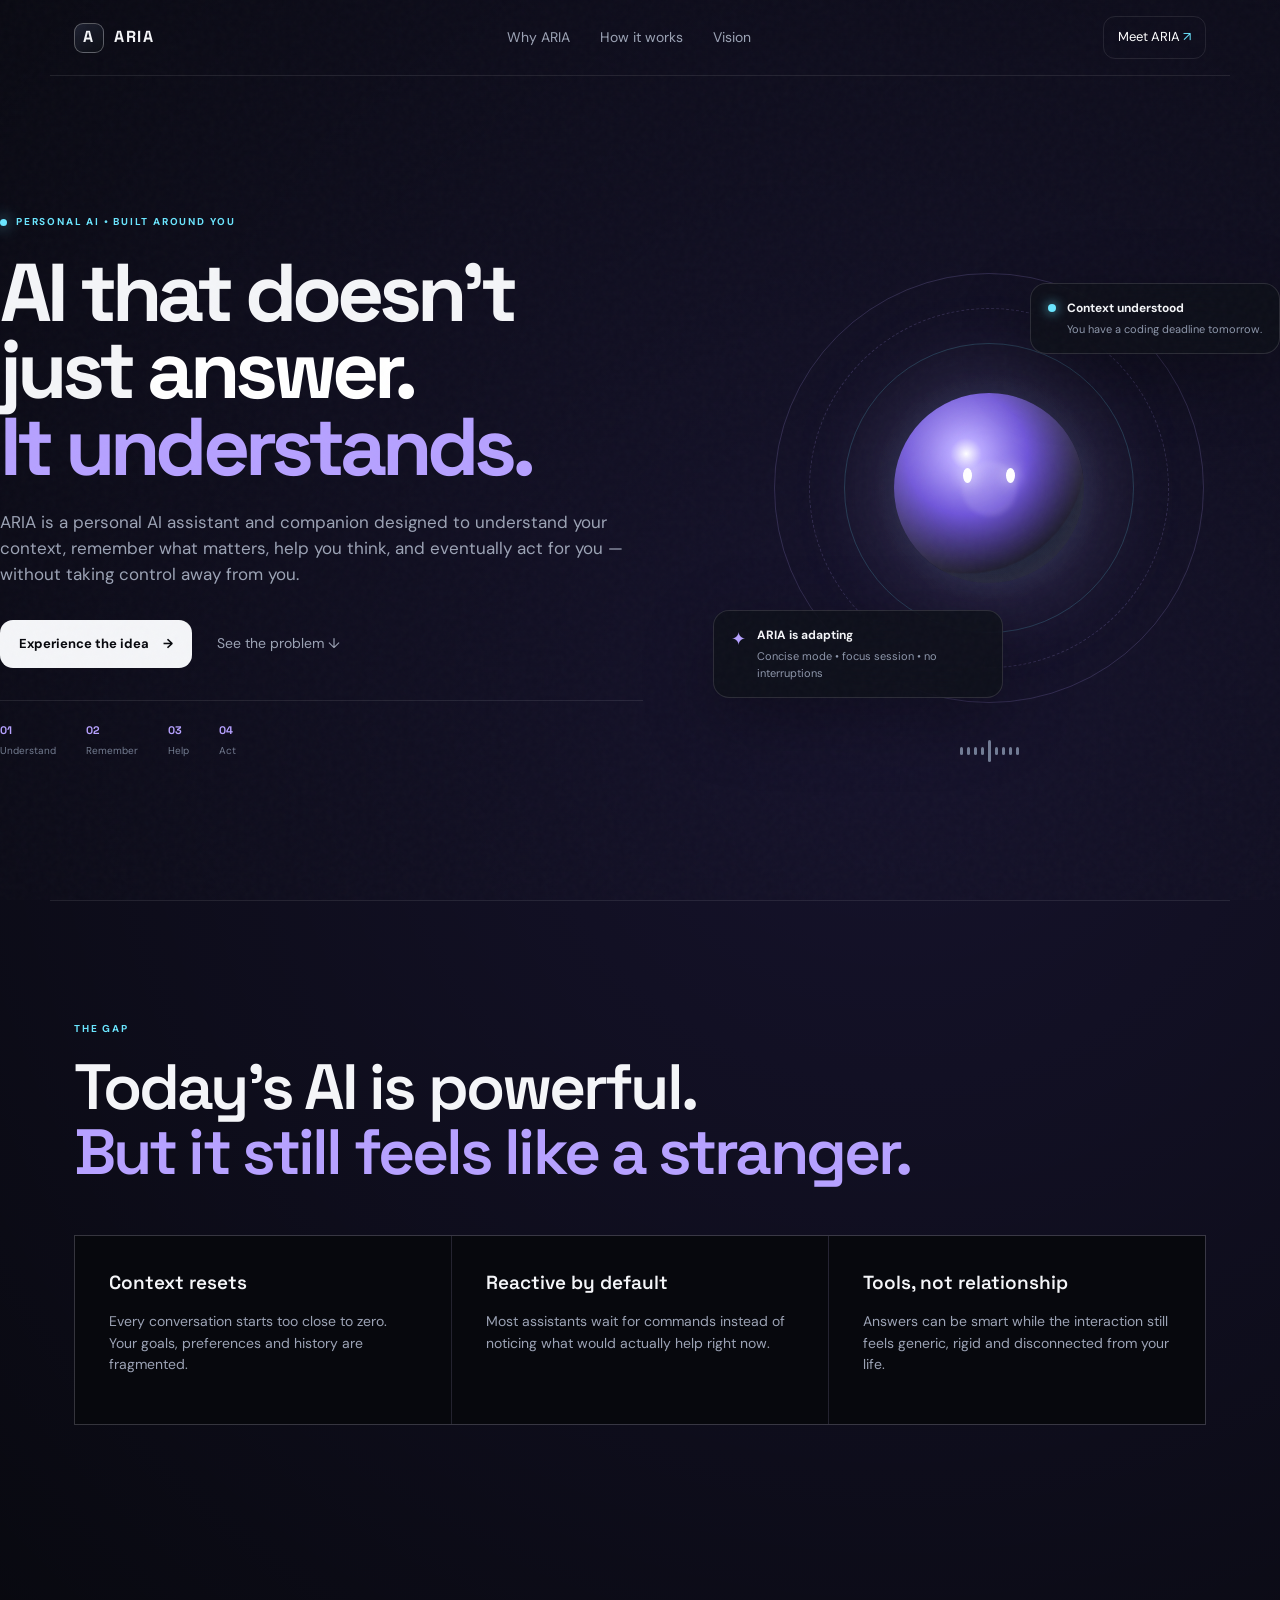
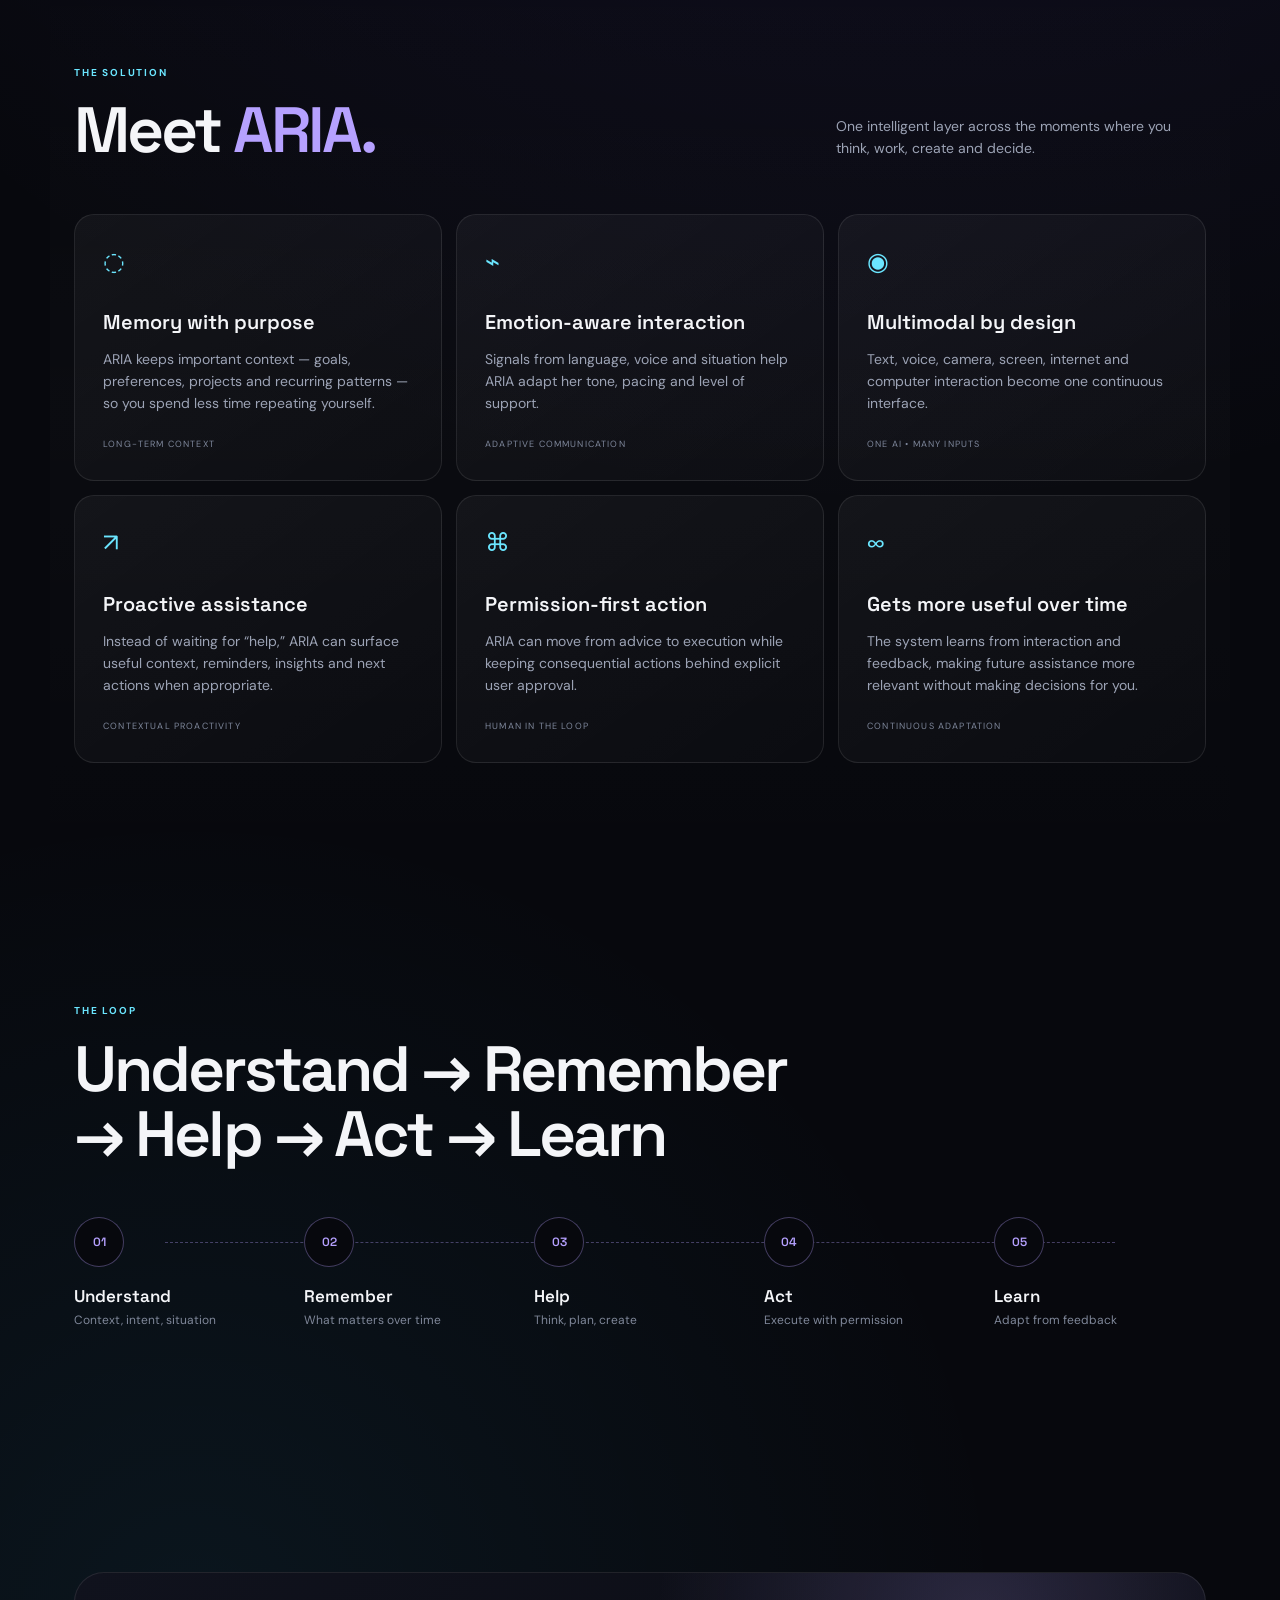
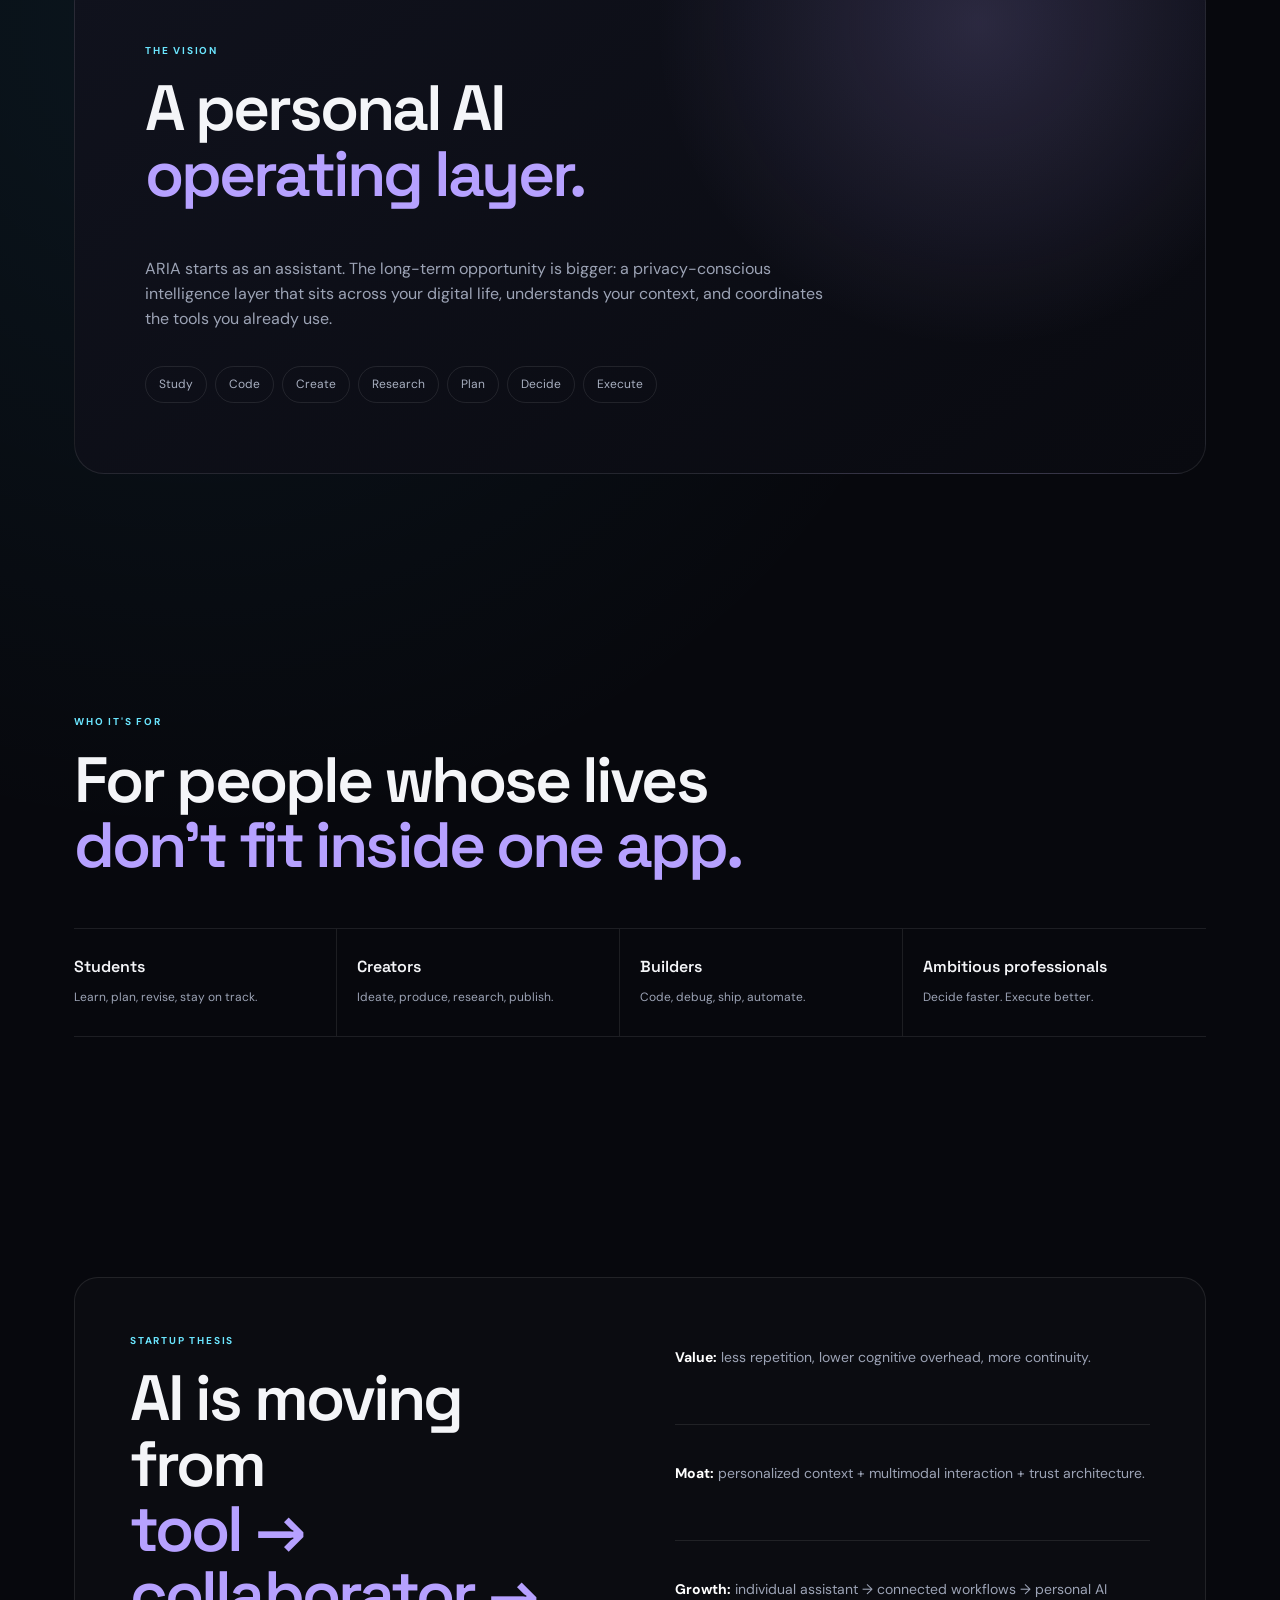
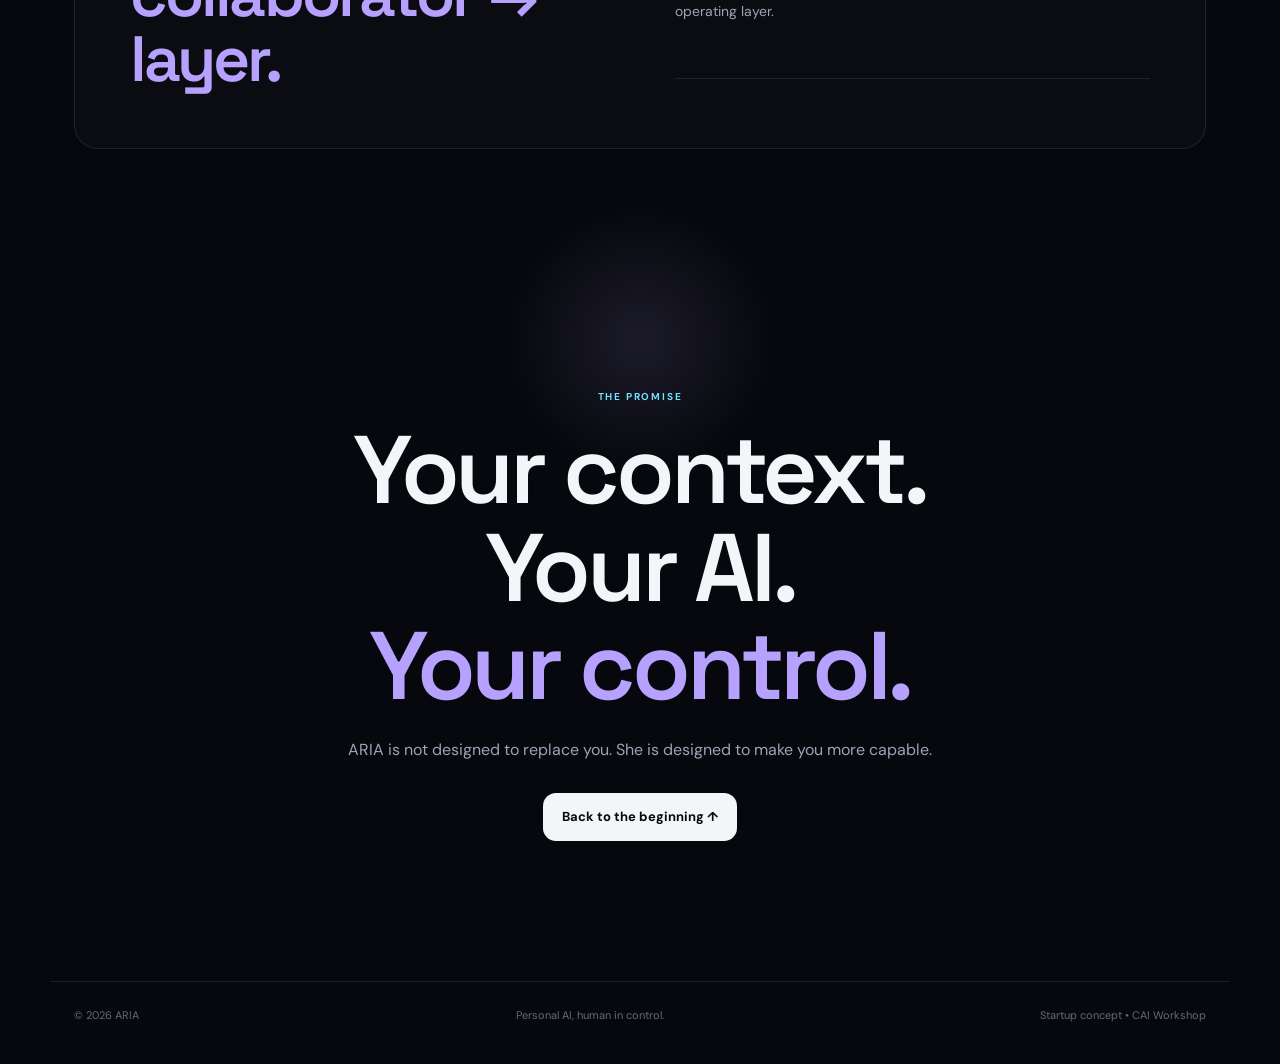
<file: index.html>
<!doctype html>
<html lang="en">
<head>
  <meta charset="utf-8" />
  <meta name="viewport" content="width=device-width,initial-scale=1" />
  <meta name="description" content="ARIA — a personal AI operating layer that understands, remembers, helps and acts with you." />
  <title>ARIA — Your AI, Your Context, Your Control.</title>
  <link rel="preconnect" href="https://fonts.googleapis.com">
  <link rel="preconnect" href="https://fonts.gstatic.com" crossorigin>
  <link href="https://fonts.googleapis.com/css2?family=DM+Sans:wght@400;500;600;700&family=Space+Grotesk:wght@500;600;700&display=swap" rel="stylesheet">
  <link rel="stylesheet" href="styles.css" />
</head>
<body>
  <div class="noise"></div>
  <header class="nav">
    <a class="brand" href="#top"><span class="brand-mark">A</span><span>ARIA</span></a>
    <nav><a href="#problem">Why ARIA</a><a href="#how">How it works</a><a href="#future">Vision</a></nav>
    <a class="nav-cta" href="#demo">Meet ARIA <span>↗</span></a>
  </header>
  <main id="top">
    <section class="hero section-grid">
      <div class="hero-copy reveal">
        <div class="eyebrow"><span class="pulse"></span> PERSONAL AI • BUILT AROUND YOU</div>
        <h1>AI that doesn’t just <em>answer.</em><br><span>It understands.</span></h1>
        <p class="hero-lede">ARIA is a personal AI assistant and companion designed to understand your context, remember what matters, help you think, and eventually act for you — without taking control away from you.</p>
        <div class="hero-actions"><a class="button primary" href="#demo">Experience the idea <span>→</span></a><a class="text-link" href="#problem">See the problem ↓</a></div>
        <div class="micro-stats"><div><strong>01</strong><span>Understand</span></div><div><strong>02</strong><span>Remember</span></div><div><strong>03</strong><span>Help</span></div><div><strong>04</strong><span>Act</span></div></div>
      </div>
      <div class="hero-visual reveal delay-1" id="demo">
        <div class="orb-wrap"><div class="orb-ring r1"></div><div class="orb-ring r2"></div><div class="orb-ring r3"></div><div class="aria-orb"><div class="orb-core"></div><div class="orb-glow"></div><div class="orb-face"><span></span><span></span></div></div></div>
        <div class="floating-card card-top"><span class="dot"></span><div><b>Context understood</b><small>You have a coding deadline tomorrow.</small></div></div>
        <div class="floating-card card-bottom"><span class="spark">✦</span><div><b>ARIA is adapting</b><small>Concise mode • focus session • no interruptions</small></div></div>
        <div class="voice-wave"><i></i><i></i><i></i><i></i><i></i><i></i><i></i><i></i><i></i></div>
      </div>
    </section>
    <section id="problem" class="section problem reveal"><div class="section-kicker">THE GAP</div><h2>Today’s AI is powerful.<br><span>But it still feels like a stranger.</span></h2><div class="problem-grid"><article><b>Context resets</b><p>Every conversation starts too close to zero. Your goals, preferences and history are fragmented.</p></article><article><b>Reactive by default</b><p>Most assistants wait for commands instead of noticing what would actually help right now.</p></article><article><b>Tools, not relationship</b><p>Answers can be smart while the interaction still feels generic, rigid and disconnected from your life.</p></article></div></section>
    <section id="how" class="section solution"><div class="solution-head reveal"><div><div class="section-kicker">THE SOLUTION</div><h2>Meet <span>ARIA.</span></h2></div><p>One intelligent layer across the moments where you think, work, create and decide.</p></div><div class="feature-grid">
      <article class="feature reveal"><div class="icon">◌</div><h3>Memory with purpose</h3><p>ARIA keeps important context — goals, preferences, projects and recurring patterns — so you spend less time repeating yourself.</p><div class="tag">LONG-TERM CONTEXT</div></article>
      <article class="feature reveal delay-1"><div class="icon">⌁</div><h3>Emotion-aware interaction</h3><p>Signals from language, voice and situation help ARIA adapt her tone, pacing and level of support.</p><div class="tag">ADAPTIVE COMMUNICATION</div></article>
      <article class="feature reveal delay-2"><div class="icon">◉</div><h3>Multimodal by design</h3><p>Text, voice, camera, screen, internet and computer interaction become one continuous interface.</p><div class="tag">ONE AI • MANY INPUTS</div></article>
      <article class="feature reveal"><div class="icon">↗</div><h3>Proactive assistance</h3><p>Instead of waiting for “help,” ARIA can surface useful context, reminders, insights and next actions when appropriate.</p><div class="tag">CONTEXTUAL PROACTIVITY</div></article>
      <article class="feature reveal delay-1"><div class="icon">⌘</div><h3>Permission-first action</h3><p>ARIA can move from advice to execution while keeping consequential actions behind explicit user approval.</p><div class="tag">HUMAN IN THE LOOP</div></article>
      <article class="feature reveal delay-2"><div class="icon">∞</div><h3>Gets more useful over time</h3><p>The system learns from interaction and feedback, making future assistance more relevant without making decisions for you.</p><div class="tag">CONTINUOUS ADAPTATION</div></article>
    </div></section>
    <section class="section flow reveal"><div class="section-kicker">THE LOOP</div><h2>Understand → Remember → Help → Act → Learn</h2><div class="loop"><div class="loop-line"></div><div class="loop-item"><span>01</span><b>Understand</b><small>Context, intent, situation</small></div><div class="loop-item"><span>02</span><b>Remember</b><small>What matters over time</small></div><div class="loop-item"><span>03</span><b>Help</b><small>Think, plan, create</small></div><div class="loop-item"><span>04</span><b>Act</b><small>Execute with permission</small></div><div class="loop-item"><span>05</span><b>Learn</b><small>Adapt from feedback</small></div></div></section>
    <section id="future" class="section vision reveal"><div class="vision-panel"><div class="section-kicker">THE VISION</div><h2>A personal AI<br><span>operating layer.</span></h2><p>ARIA starts as an assistant. The long-term opportunity is bigger: a privacy-conscious intelligence layer that sits across your digital life, understands your context, and coordinates the tools you already use.</p><div class="vision-pills"><span>Study</span><span>Code</span><span>Create</span><span>Research</span><span>Plan</span><span>Decide</span><span>Execute</span></div></div></section>
    <section class="section users reveal"><div class="section-kicker">WHO IT'S FOR</div><h2>For people whose lives<br><span>don’t fit inside one app.</span></h2><div class="user-row"><div><b>Students</b><span>Learn, plan, revise, stay on track.</span></div><div><b>Creators</b><span>Ideate, produce, research, publish.</span></div><div><b>Builders</b><span>Code, debug, ship, automate.</span></div><div><b>Ambitious professionals</b><span>Decide faster. Execute better.</span></div></div></section>
    <section class="section business reveal"><div class="business-card"><div><div class="section-kicker">STARTUP THESIS</div><h2>AI is moving from<br><span>tool → collaborator → layer.</span></h2></div><div class="business-points"><p><b>Value:</b> less repetition, lower cognitive overhead, more continuity.</p><p><b>Moat:</b> personalized context + multimodal interaction + trust architecture.</p><p><b>Growth:</b> individual assistant → connected workflows → personal AI operating layer.</p></div></div></section>
    <section class="section final-cta reveal"><div class="final-orb"></div><div class="section-kicker">THE PROMISE</div><h2>Your context.<br>Your AI.<br><span>Your control.</span></h2><p>ARIA is not designed to replace you. She is designed to make you more capable.</p><a class="button primary" href="#top">Back to the beginning ↑</a></section>
  </main>
  <footer><span>© 2026 ARIA</span><span>Personal AI, human in control.</span><span>Startup concept • CAI Workshop</span></footer>
  <script src="script.js"></script>
</body>
</html>
</file>
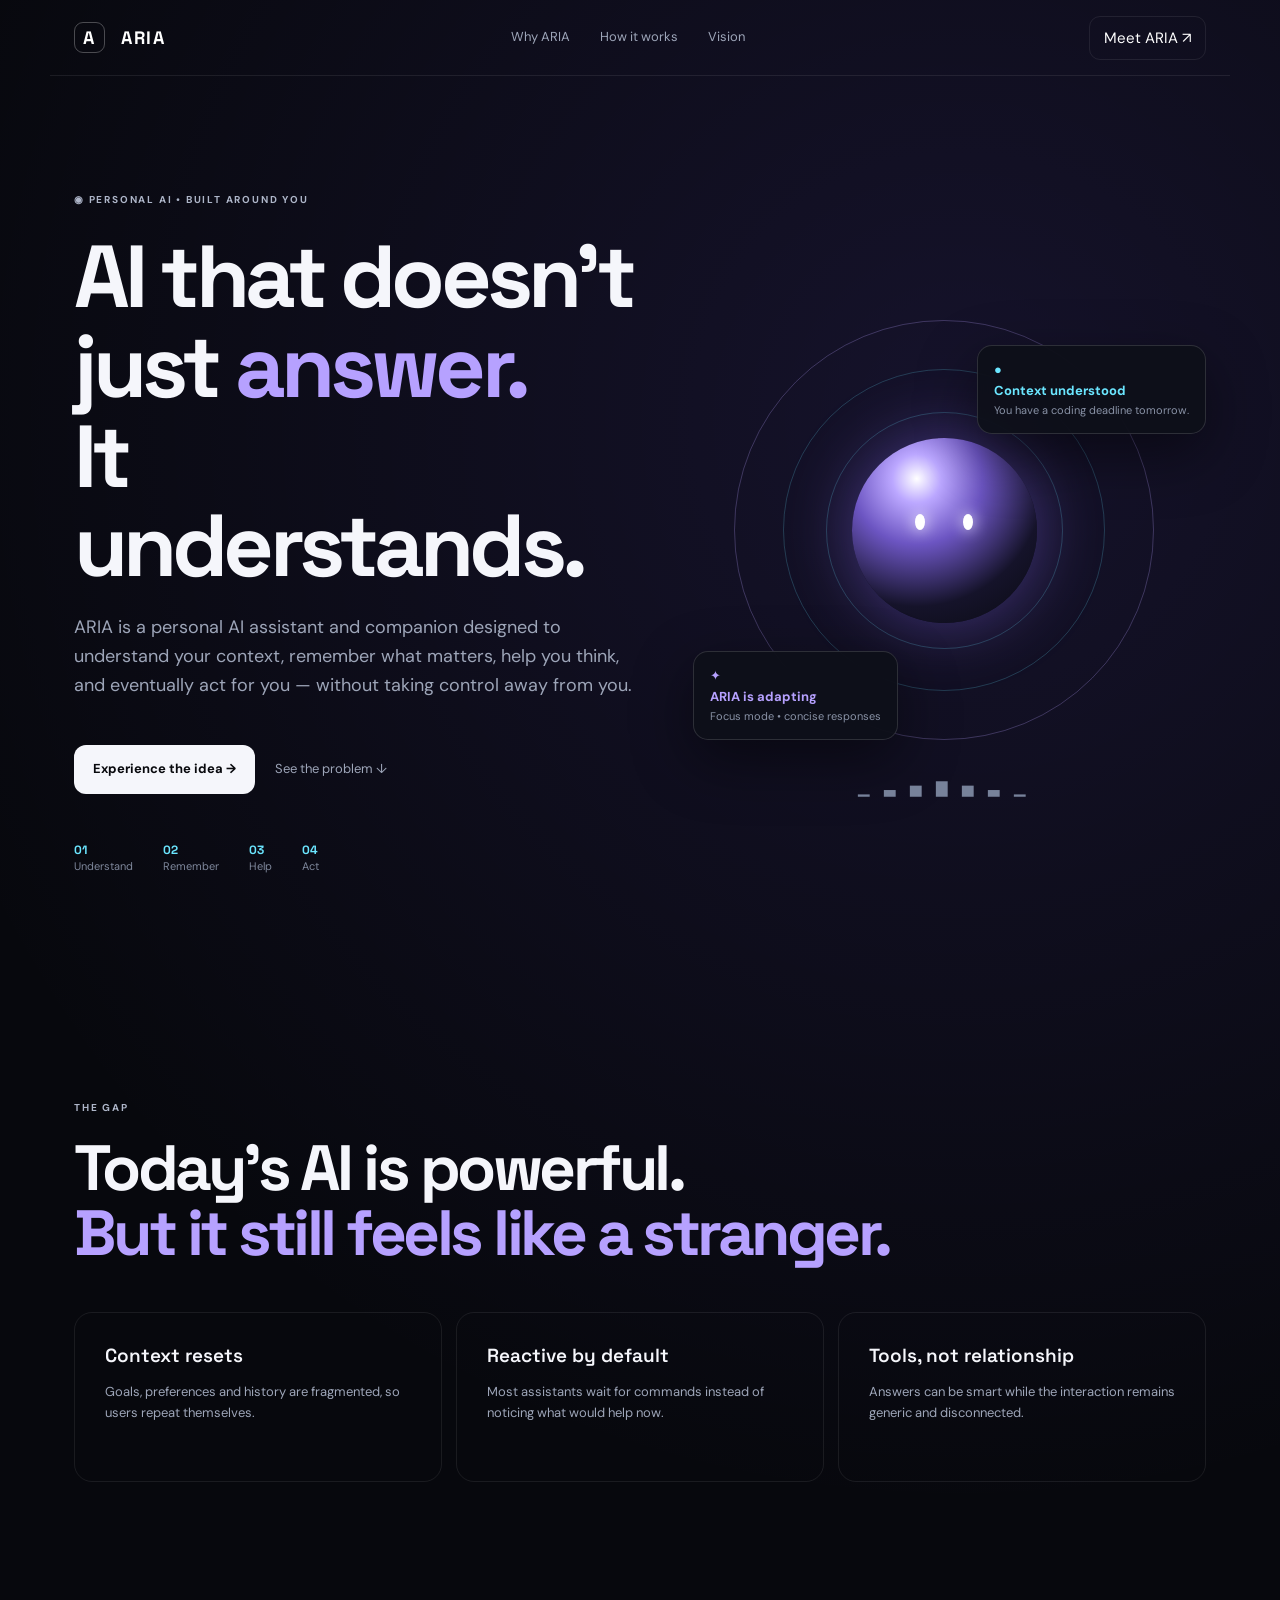
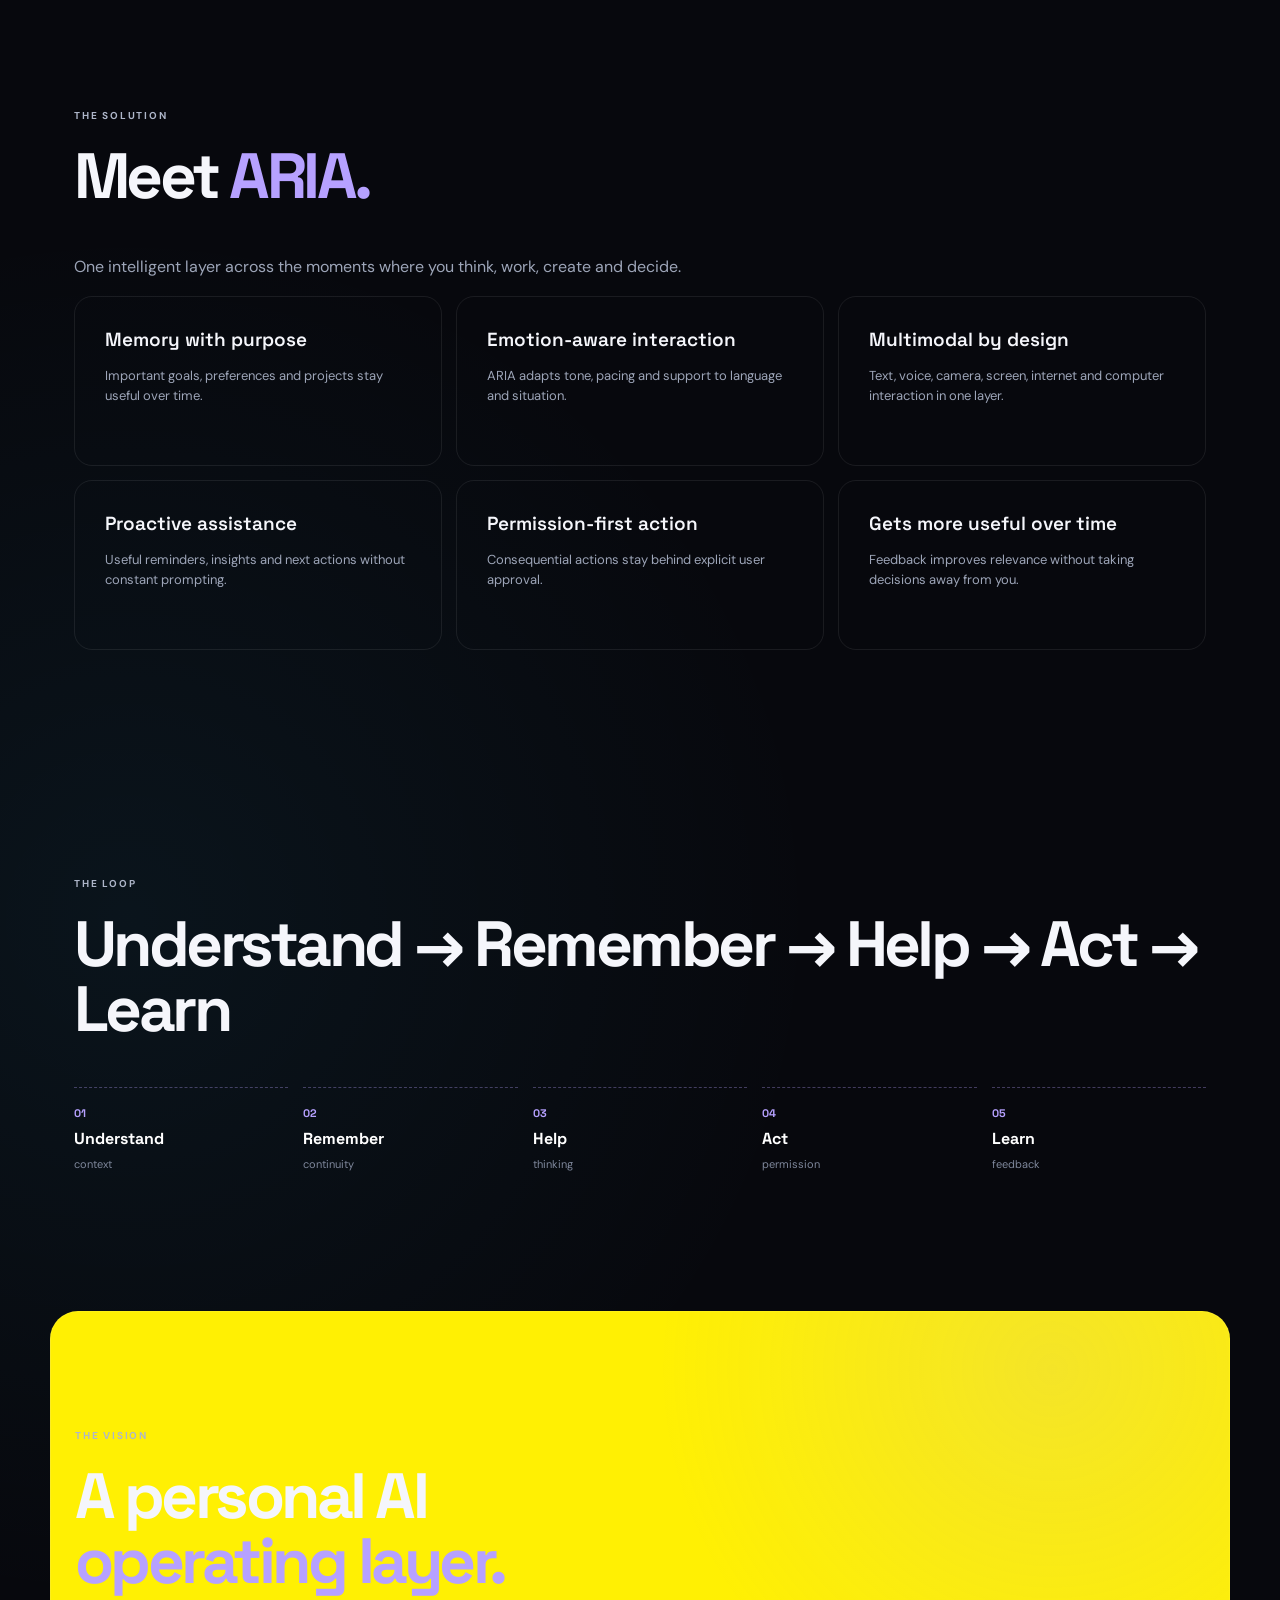
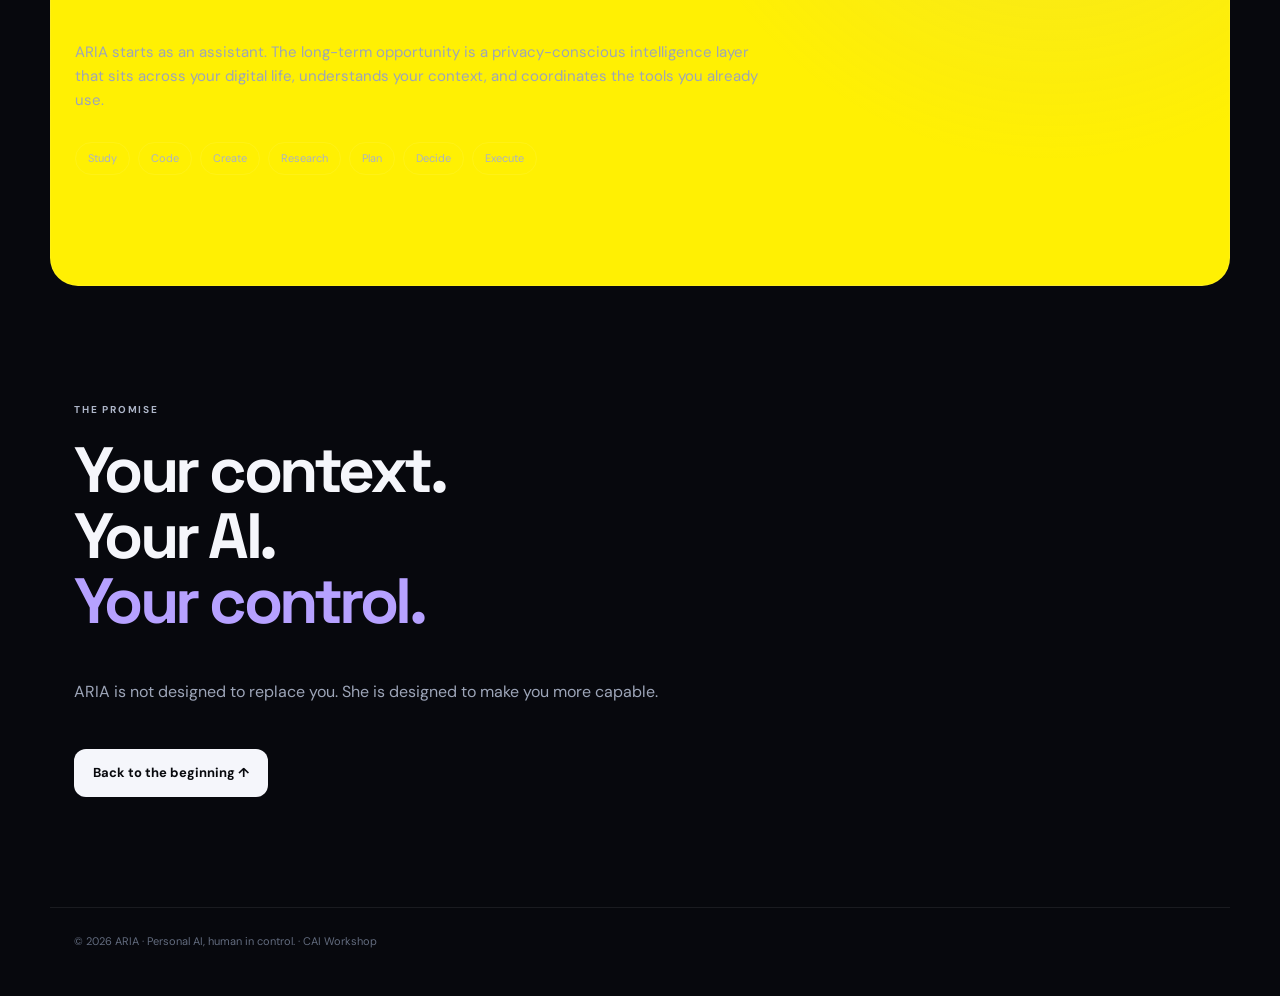
<file: ARIA/index.html>
<!doctype html>
<html lang="en">
<head>
<meta charset="utf-8"><meta name="viewport" content="width=device-width,initial-scale=1">
<meta name="description" content="ARIA — your context, your AI, your control.">
<title>ARIA — Personal AI Operating Layer</title>
<link rel="preconnect" href="https://fonts.googleapis.com"><link rel="preconnect" href="https://fonts.gstatic.com" crossorigin>
<link href="https://fonts.googleapis.com/css2?family=DM+Sans:wght@400;500;600;700&family=Space+Grotesk:wght@500;600;700&display=swap" rel="stylesheet">
<link rel="stylesheet" href="styles.css">
</head>
<body>
<header><a class="brand" href="#top"><b>A</b> ARIA</a><nav><a href="#problem">Why ARIA</a><a href="#features">How it works</a><a href="#vision">Vision</a></nav><a class="navbtn" href="#demo">Meet ARIA ↗</a></header>
<main id="top">
<section class="hero"><div class="copy"><small>◉ PERSONAL AI • BUILT AROUND YOU</small><h1>AI that doesn't just <i>answer.</i><br>It understands.</h1><p>ARIA is a personal AI assistant and companion designed to understand your context, remember what matters, help you think, and eventually act for you — without taking control away from you.</p><div><a class="btn" href="#demo">Experience the idea →</a><a class="link" href="#problem">See the problem ↓</a></div><aside><span>01<br><em>Understand</em></span><span>02<br><em>Remember</em></span><span>03<br><em>Help</em></span><span>04<br><em>Act</em></span></aside></div><div class="visual" id="demo"><div class="rings"><div class="orb"><div class="eyes"><i></i><i></i></div></div></div><div class="card top">● <b>Context understood</b><small>You have a coding deadline tomorrow.</small></div><div class="card bottom">✦ <b>ARIA is adapting</b><small>Focus mode • concise responses</small></div><div class="wave">▁ ▃ ▅ ▇ ▅ ▃ ▁</div></div></section>
<section id="problem"><small>THE GAP</small><h2>Today's AI is powerful.<br><span>But it still feels like a stranger.</span></h2><div class="grid three"><article><b>Context resets</b><p>Goals, preferences and history are fragmented, so users repeat themselves.</p></article><article><b>Reactive by default</b><p>Most assistants wait for commands instead of noticing what would help now.</p></article><article><b>Tools, not relationship</b><p>Answers can be smart while the interaction remains generic and disconnected.</p></article></div></section>
<section id="features"><small>THE SOLUTION</small><h2>Meet <span>ARIA.</span></h2><p class="lead">One intelligent layer across the moments where you think, work, create and decide.</p><div class="grid three"><article><b>Memory with purpose</b><p>Important goals, preferences and projects stay useful over time.</p></article><article><b>Emotion-aware interaction</b><p>ARIA adapts tone, pacing and support to language and situation.</p></article><article><b>Multimodal by design</b><p>Text, voice, camera, screen, internet and computer interaction in one layer.</p></article><article><b>Proactive assistance</b><p>Useful reminders, insights and next actions without constant prompting.</p></article><article><b>Permission-first action</b><p>Consequential actions stay behind explicit user approval.</p></article><article><b>Gets more useful over time</b><p>Feedback improves relevance without taking decisions away from you.</p></article></div></section>
<section class="loop"><small>THE LOOP</small><h2>Understand → Remember → Help → Act → Learn</h2><div class="steps"><span>01 <b>Understand</b><em>context</em></span><span>02 <b>Remember</b><em>continuity</em></span><span>03 <b>Help</b><em>thinking</em></span><span>04 <b>Act</b><em>permission</em></span><span>05 <b>Learn</b><em>feedback</em></span></div></section>
<section id="vision" class="vision"><small>THE VISION</small><h2>A personal AI<br><span>operating layer.</span></h2><p>ARIA starts as an assistant. The long-term opportunity is a privacy-conscious intelligence layer that sits across your digital life, understands your context, and coordinates the tools you already use.</p><div class="pills"><i>Study</i><i>Code</i><i>Create</i><i>Research</i><i>Plan</i><i>Decide</i><i>Execute</i></div></section>
<section><small>THE PROMISE</small><h2>Your context.<br>Your AI.<br><span>Your control.</span></h2><p class="lead">ARIA is not designed to replace you. She is designed to make you more capable.</p><a class="btn" href="#top">Back to the beginning ↑</a></section>
</main><footer>© 2026 ARIA · Personal AI, human in control. · CAI Workshop</footer>
<script src="script.js"></script></body></html>
</file>
<file: styles.css>
:root{--bg:#07080d;--panel:#0d1018;--text:#f4f5f8;--muted:#9ca3b5;--line:rgba(255,255,255,.09);--accent:#b6a1ff;--accent2:#6be6ff;--max:1180px}*{box-sizing:border-box}html{scroll-behavior:smooth}body{margin:0;background:radial-gradient(circle at 70% 12%,rgba(123,92,255,.13),transparent 27%),radial-gradient(circle at 15% 55%,rgba(56,203,255,.07),transparent 24%),var(--bg);color:var(--text);font-family:'DM Sans',sans-serif;line-height:1.55;overflow-x:hidden}.noise{position:fixed;inset:0;pointer-events:none;opacity:.035;background-image:url("data:image/svg+xml,%3Csvg viewBox='0 0 180 180' xmlns='http://www.w3.org/2000/svg'%3E%3Cfilter id='n'%3E%3CfeTurbulence type='fractalNoise' baseFrequency='.85' numOctaves='4' stitchTiles='stitch'/%3E%3C/filter%3E%3Crect width='100%25' height='100%25' filter='url(%23n)' opacity='.7'/%3E%3C/svg%3E");z-index:10}.nav{height:76px;max-width:var(--max);margin:auto;display:flex;align-items:center;justify-content:space-between;padding:0 24px;border-bottom:1px solid var(--line)}.brand{display:flex;align-items:center;gap:10px;color:var(--text);text-decoration:none;font-family:'Space Grotesk';font-weight:700;letter-spacing:.1em}.brand-mark{width:30px;height:30px;display:grid;place-items:center;border:1px solid rgba(255,255,255,.3);border-radius:9px;background:linear-gradient(145deg,#1d2030,#0b0d14)}nav{display:flex;gap:30px}nav a,.text-link{color:var(--muted);text-decoration:none;font-size:14px}nav a:hover,.text-link:hover{color:#fff}.nav-cta{color:#fff;text-decoration:none;border:1px solid var(--line);padding:10px 14px;border-radius:12px;font-size:13px}.nav-cta span{color:var(--accent2)}.section{max-width:var(--max);margin:auto;padding:120px 24px}.hero{min-height:calc(100vh - 76px);display:grid;grid-template-columns:1.05fr .95fr;gap:55px;align-items:center}.eyebrow,.section-kicker{font-size:10px;letter-spacing:.18em;color:var(--accent2);font-weight:700}.eyebrow{display:flex;align-items:center;gap:9px}.pulse{width:7px;height:7px;border-radius:50%;background:var(--accent2);box-shadow:0 0 15px var(--accent2);animation:pulse 1.8s infinite}.hero h1{font:700 clamp(52px,6.4vw,86px)/.94 'Space Grotesk';letter-spacing:-.06em;margin:24px 0}.hero h1 em{font-style:normal;color:#fff}.hero h1 span,h2 span{color:var(--accent)}.hero-lede{color:var(--muted);font-size:17px;max-width:640px}.hero-actions{display:flex;gap:25px;align-items:center;margin:32px 0}.button{display:inline-flex;gap:14px;align-items:center;text-decoration:none;border-radius:13px;padding:14px 19px;font-weight:700;font-size:13px}.button.primary{background:#f4f5f8;color:#07080d}.micro-stats{display:flex;gap:30px;border-top:1px solid var(--line);padding-top:22px}.micro-stats strong{display:block;color:var(--accent);font:700 11px 'Space Grotesk'}.micro-stats span{color:#727b8f;font-size:10px}.hero-visual{height:620px;position:relative;display:grid;place-items:center}.orb-wrap{width:430px;height:430px;position:relative;display:grid;place-items:center}.aria-orb{width:190px;height:190px;border-radius:50%;position:relative;display:grid;place-items:center;background:radial-gradient(circle at 38% 32%,#fff,#b8a7ff 9%,#6f55d9 35%,#171529 68%,transparent 69%);box-shadow:0 0 100px rgba(182,161,255,.28),inset 0 0 50px rgba(255,255,255,.15);animation:breathe 4s ease-in-out infinite;transition:transform .2s}.orb-core{position:absolute;width:55px;height:55px;border-radius:50%;background:rgba(255,255,255,.12);filter:blur(2px)}.orb-glow{position:absolute;inset:-30px;border-radius:50%;background:radial-gradient(circle,rgba(107,230,255,.18),transparent 65%);z-index:-1}.orb-face{position:absolute;top:75px;display:flex;gap:34px}.orb-face span{width:9px;height:15px;border-radius:50%;background:#fff;box-shadow:0 0 15px #fff;animation:blink 5s infinite}.orb-ring{position:absolute;inset:0;border:1px solid rgba(182,161,255,.18);border-radius:50%}.r1{animation:spin 18s linear infinite}.r2{inset:35px;transform:rotate(55deg);border-style:dashed;animation:spin 24s linear infinite reverse}.r3{inset:70px;border-color:rgba(107,230,255,.18);animation:spin 13s linear infinite}.floating-card{position:absolute;background:rgba(14,16,25,.82);border:1px solid rgba(255,255,255,.12);backdrop-filter:blur(18px);padding:15px 17px;border-radius:16px;display:flex;gap:11px;align-items:flex-start;box-shadow:0 20px 70px rgba(0,0,0,.3);max-width:290px}.floating-card b{font-size:12px;display:block}.floating-card small{display:block;color:#8e97ab;font-size:11px;margin-top:3px}.card-top{right:0;top:105px}.card-bottom{left:15px;bottom:100px}.dot{width:8px;height:8px;border-radius:50%;background:var(--accent2);margin-top:5px;box-shadow:0 0 12px var(--accent2)}.spark{color:var(--accent);font-size:18px}.voice-wave{position:absolute;bottom:36px;display:flex;align-items:center;gap:4px}.voice-wave i{width:3px;height:8px;background:#717b94;border-radius:10px;animation:wave 1s ease-in-out infinite}.voice-wave i:nth-child(2),.voice-wave i:nth-child(8){animation-delay:.15s}.voice-wave i:nth-child(3),.voice-wave i:nth-child(7){animation-delay:.3s}.voice-wave i:nth-child(4),.voice-wave i:nth-child(6){animation-delay:.45s}.voice-wave i:nth-child(5){height:22px}h2{font:600 clamp(38px,5vw,64px)/1.02 'Space Grotesk';letter-spacing:-.045em;margin:18px 0 50px}.problem{border-top:1px solid var(--line)}.problem-grid{display:grid;grid-template-columns:repeat(3,1fr);gap:1px;background:var(--line);border:1px solid var(--line)}.problem-grid article{background:var(--bg);padding:34px}.problem-grid b{font:600 19px 'Space Grotesk'}.problem-grid p,.solution-head p,.feature p,.business-points p,.vision-panel p{color:var(--muted);font-size:14px}.solution{background:linear-gradient(180deg,transparent,rgba(255,255,255,.015),transparent)}.solution-head{display:flex;justify-content:space-between;gap:50px;align-items:end}.solution-head p{max-width:370px;margin-bottom:54px}.feature-grid{display:grid;grid-template-columns:repeat(3,1fr);gap:14px}.feature{background:linear-gradient(145deg,rgba(255,255,255,.045),rgba(255,255,255,.015));border:1px solid var(--line);border-radius:20px;padding:28px;min-height:265px;transition:.3s}.feature:hover{transform:translateY(-5px);border-color:rgba(182,161,255,.3)}.icon{font-size:25px;color:var(--accent2);margin-bottom:28px}.feature h3{font:600 20px 'Space Grotesk';margin:0 0 10px}.tag{font-size:9px;letter-spacing:.13em;color:#7e879b;margin-top:24px}.flow h2{max-width:760px}.loop{display:grid;grid-template-columns:repeat(5,1fr);position:relative;gap:18px}.loop-line{position:absolute;left:8%;right:8%;top:25px;border-top:1px dashed rgba(182,161,255,.35)}.loop-item{position:relative}.loop-item span{display:grid;place-items:center;width:50px;height:50px;border:1px solid rgba(182,161,255,.35);border-radius:50%;background:var(--bg);color:var(--accent);font:600 12px 'Space Grotesk';margin-bottom:18px}.loop-item b{font:600 17px 'Space Grotesk';display:block}.loop-item small{color:#7f8799;font-size:12px}.vision-panel{padding:70px;border-radius:30px;background:radial-gradient(circle at 80% 10%,rgba(182,161,255,.18),transparent 32%),linear-gradient(145deg,#10121d,#090a10);border:1px solid var(--line)}.vision-panel p{max-width:700px;font-size:16px}.vision-pills{display:flex;flex-wrap:wrap;gap:8px;margin-top:35px}.vision-pills span{border:1px solid var(--line);border-radius:999px;padding:8px 13px;color:#a8afc0;font-size:12px}.user-row{display:grid;grid-template-columns:repeat(4,1fr);border-top:1px solid var(--line);border-bottom:1px solid var(--line)}.user-row div{padding:27px 20px 27px 0;border-right:1px solid var(--line);margin:0 20px 0 0}.user-row div:last-child{border:0}.user-row b{display:block;font:600 16px 'Space Grotesk';margin-bottom:7px}.user-row span{color:var(--muted);font-size:12px}.business-card{display:grid;grid-template-columns:1fr 1fr;gap:70px;border:1px solid var(--line);border-radius:24px;padding:55px;background:rgba(255,255,255,.02)}.business-card h2{margin-bottom:0}.business-points{display:grid;gap:10px}.business-points p{border-bottom:1px solid var(--line);padding-bottom:17px}.business-points b{color:#fff}.final-cta{text-align:center;position:relative;padding-bottom:140px}.final-cta h2{font-size:clamp(55px,8vw,96px);margin-bottom:22px}.final-cta p{color:var(--muted);margin-bottom:30px}.final-orb{position:absolute;width:280px;height:280px;left:50%;top:10%;transform:translate(-50%,-50%);background:radial-gradient(circle,rgba(182,161,255,.12),transparent 68%);pointer-events:none}footer{max-width:var(--max);margin:auto;border-top:1px solid var(--line);padding:25px 24px 40px;display:flex;justify-content:space-between;color:#626b7e;font-size:11px}.reveal{opacity:0;transform:translateY(22px);transition:opacity .75s ease,transform .75s ease}.reveal.visible{opacity:1;transform:none}.delay-1{transition-delay:.12s}.delay-2{transition-delay:.22s}@keyframes spin{to{transform:rotate(360deg)}}@keyframes breathe{0%,100%{transform:scale(.88);opacity:.75}50%{transform:scale(1.06);opacity:1}}@keyframes blink{0%,45%,49%,100%{transform:scaleY(1)}47%{transform:scaleY(.08)}}@keyframes wave{0%,100%{height:8px}50%{height:22px}}@keyframes pulse{50%{opacity:.35;transform:scale(.7)}}@media(max-width:850px){nav{display:none}.hero{grid-template-columns:1fr;padding-top:50px}.hero-visual{height:470px}.orb-wrap{transform:scale(.78)}.card-top{right:0;top:45px}.card-bottom{left:0;bottom:50px}.feature-grid,.problem-grid{grid-template-columns:1fr}.solution-head,.business-card{display:block}.solution-head p{margin-bottom:35px}.loop{grid-template-columns:1fr 1fr;gap:25px}.loop-line{display:none}.user-row{grid-template-columns:1fr 1fr}.user-row div:nth-child(2){border-right:0}.vision-panel{padding:35px}.business-points{margin-top:35px}footer{flex-direction:column;gap:8px}}@media(max-width:520px){.nav{padding:0 17px}.section{padding:85px 18px}.hero h1{font-size:49px}.hero-lede{font-size:16px}.micro-stats{gap:17px}.hero-visual{height:390px}.orb-wrap{transform:scale(.6)}.floating-card{transform:scale(.85)}.card-top{right:-15px}.card-bottom{left:-15px}.user-row{grid-template-columns:1fr}.user-row div{border-right:0;border-bottom:1px solid var(--line);padding-right:0;margin-right:0}.final-cta h2{font-size:55px}}
</file>
<file: ARIA/styles.css>
:root{--bg:#07080d;--panel:#0e111a;--text:#f5f6fb;--muted:#9da5b8;--line:#ffffff14;--purple:#b6a1ff;--cyan:#6be6ff}*{box-sizing:border-box}html{scroll-behavior:smooth}body{margin:0;background:radial-gradient(circle at 75% 10%,#7b5cff20,transparent 28%),radial-gradient(circle at 10% 60%,#38cbff10,transparent 25%),var(--bg);color:var(--text);font:15px/1.6 'DM Sans',sans-serif}body:before{content:'';position:fixed;inset:0;pointer-events:none;opacity:.035;background-image:linear-gradient(#fff1 1px,transparent 1px),linear-gradient(90deg,#fff1 1px,transparent 1px);background-size:28px 28px}header{height:76px;max-width:1180px;margin:auto;padding:0 24px;border-bottom:1px solid var(--line);display:flex;align-items:center;justify-content:space-between}.brand{font:700 18px 'Space Grotesk';color:#fff;text-decoration:none;letter-spacing:.1em}.brand b{display:inline-grid;place-items:center;width:31px;height:31px;border:1px solid #fff4;border-radius:9px;margin-right:9px}nav{display:flex;gap:30px}nav a,.link{color:var(--muted);text-decoration:none;font-size:13px}.navbtn{color:#fff;text-decoration:none;border:1px solid var(--line);padding:9px 14px;border-radius:11px}.navbtn:hover,.link:hover{color:#fff}.hero,section{max-width:1180px;margin:auto;padding:110px 24px}.hero{min-height:calc(100vh - 76px);display:grid;grid-template-columns:1.05fr .95fr;gap:30px;align-items:center}.copy>small,section>small{color:#aeb6c9;font-weight:700;letter-spacing:.18em;font-size:10px}.copy>small:first-letter{color:var(--cyan)}h1,h2{font-family:'Space Grotesk',sans-serif;letter-spacing:-.055em;line-height:1.02}h1{font-size:clamp(52px,7vw,88px);margin:22px 0}h2{font-size:clamp(40px,5vw,64px);margin:18px 0 45px}h1 i,h2 span{font-style:normal;color:var(--purple)}p{color:var(--muted)}.copy>p{font-size:18px;max-width:650px}.btn{display:inline-block;background:#f5f6fb;color:#08090d;text-decoration:none;padding:14px 19px;border-radius:12px;font-weight:700;font-size:13px;margin:28px 20px 0 0;transition:.25s}.btn:hover{transform:translateY(-3px);box-shadow:0 15px 50px #fff2}.copy aside{display:flex;gap:30px;margin-top:48px}.copy aside span{font:700 12px 'Space Grotesk';color:var(--cyan)}.copy aside em{font:400 11px 'DM Sans';color:#7e879b;font-style:normal}.visual{height:590px;position:relative;display:grid;place-items:center}.rings{width:420px;height:420px;border:1px solid #b6a1ff44;border-radius:50%;display:grid;place-items:center;position:relative;animation:spin 18s linear infinite}.rings:before,.rings:after{content:'';position:absolute;border:1px solid #6be6ff35;border-radius:50%;width:320px;height:320px}.rings:after{width:235px;height:235px}.orb{width:185px;height:185px;border-radius:50%;background:radial-gradient(circle at 35% 22%,#fff,#bba7ff 13%,#6c55c2 35%,#15132a 68%,#090a10);box-shadow:0 0 65px #8b6fff66;position:relative;animation:breathe 3s ease-in-out infinite}.eyes{position:absolute;top:76px;left:0;right:0;display:flex;justify-content:center;gap:38px}.eyes i{width:10px;height:16px;background:#fff;border-radius:50%;box-shadow:0 0 15px #fff;animation:blink 5s infinite}.card{position:absolute;background:#0e1019e8;border:1px solid #fff2;border-radius:15px;padding:14px 16px;backdrop-filter:blur(15px);box-shadow:0 20px 60px #0007;max-width:270px;font-size:13px}.card b{display:block}.card small{display:block;color:#8992a6;font-size:11px}.top{right:0;top:110px;color:var(--cyan)}.bottom{left:10px;bottom:85px;color:var(--purple)}.wave{position:absolute;bottom:25px;color:#77829a;letter-spacing:5px;animation:wave 1s ease-in-out infinite}.grid{display:grid;gap:14px}.three{grid-template-columns:repeat(3,1fr)}article{padding:30px;background:linear-gradient(145deg,#fff0a,#fff002);border:1px solid var(--line);border-radius:18px;min-height:170px}article b{font:600 19px 'Space Grotesk'}article p{font-size:13px}.lead{max-width:650px;font-size:16px}.steps{display:grid;grid-template-columns:repeat(5,1fr);gap:15px;margin-top:45px}.steps span{border-top:1px dashed #b6a1ff55;padding-top:18px;color:var(--purple);font:700 11px 'Space Grotesk'}.steps b,.steps em{display:block;color:#fff;margin-top:8px;font-size:16px}.steps em{font:400 11px 'DM Sans';color:#7e879b}.vision{background:radial-gradient(circle at 85% 10%,#b6a1ff25,transparent 35%),#fff003;border:1px solid var(--line);border-radius:28px;margin-top:30px}.vision p{max-width:700px}.pills{display:flex;flex-wrap:wrap;gap:8px;margin-top:30px}.pills i{font-style:normal;color:#aab2c4;border:1px solid var(--line);padding:7px 12px;border-radius:99px;font-size:11px}footer{max-width:1180px;margin:auto;border-top:1px solid var(--line);padding:25px 24px 45px;color:#626b7e;font-size:11px}@keyframes spin{to{transform:rotate(360deg)}}@keyframes breathe{50%{transform:scale(1.05)}}@keyframes blink{47%{transform:scaleY(.08)}}@keyframes wave{50%{transform:scaleY(1.4)}}@media(max-width:850px){nav{display:none}.hero{grid-template-columns:1fr}.visual{height:470px}.three{grid-template-columns:1fr}.steps{grid-template-columns:1fr 1fr}.vision{margin:0 18px}.card{transform:scale(.9)}}@media(max-width:520px){header{padding:0 17px}.navbtn{display:none}section,.hero{padding:80px 18px}h1{font-size:49px}.copy>p{font-size:16px}.visual{height:390px}.rings{transform:scale(.65)}.top{right:-10px}.bottom{left:-10px}.copy aside{gap:15px}.steps{grid-template-columns:1fr}.vision{margin:0 18px}}
</file>
